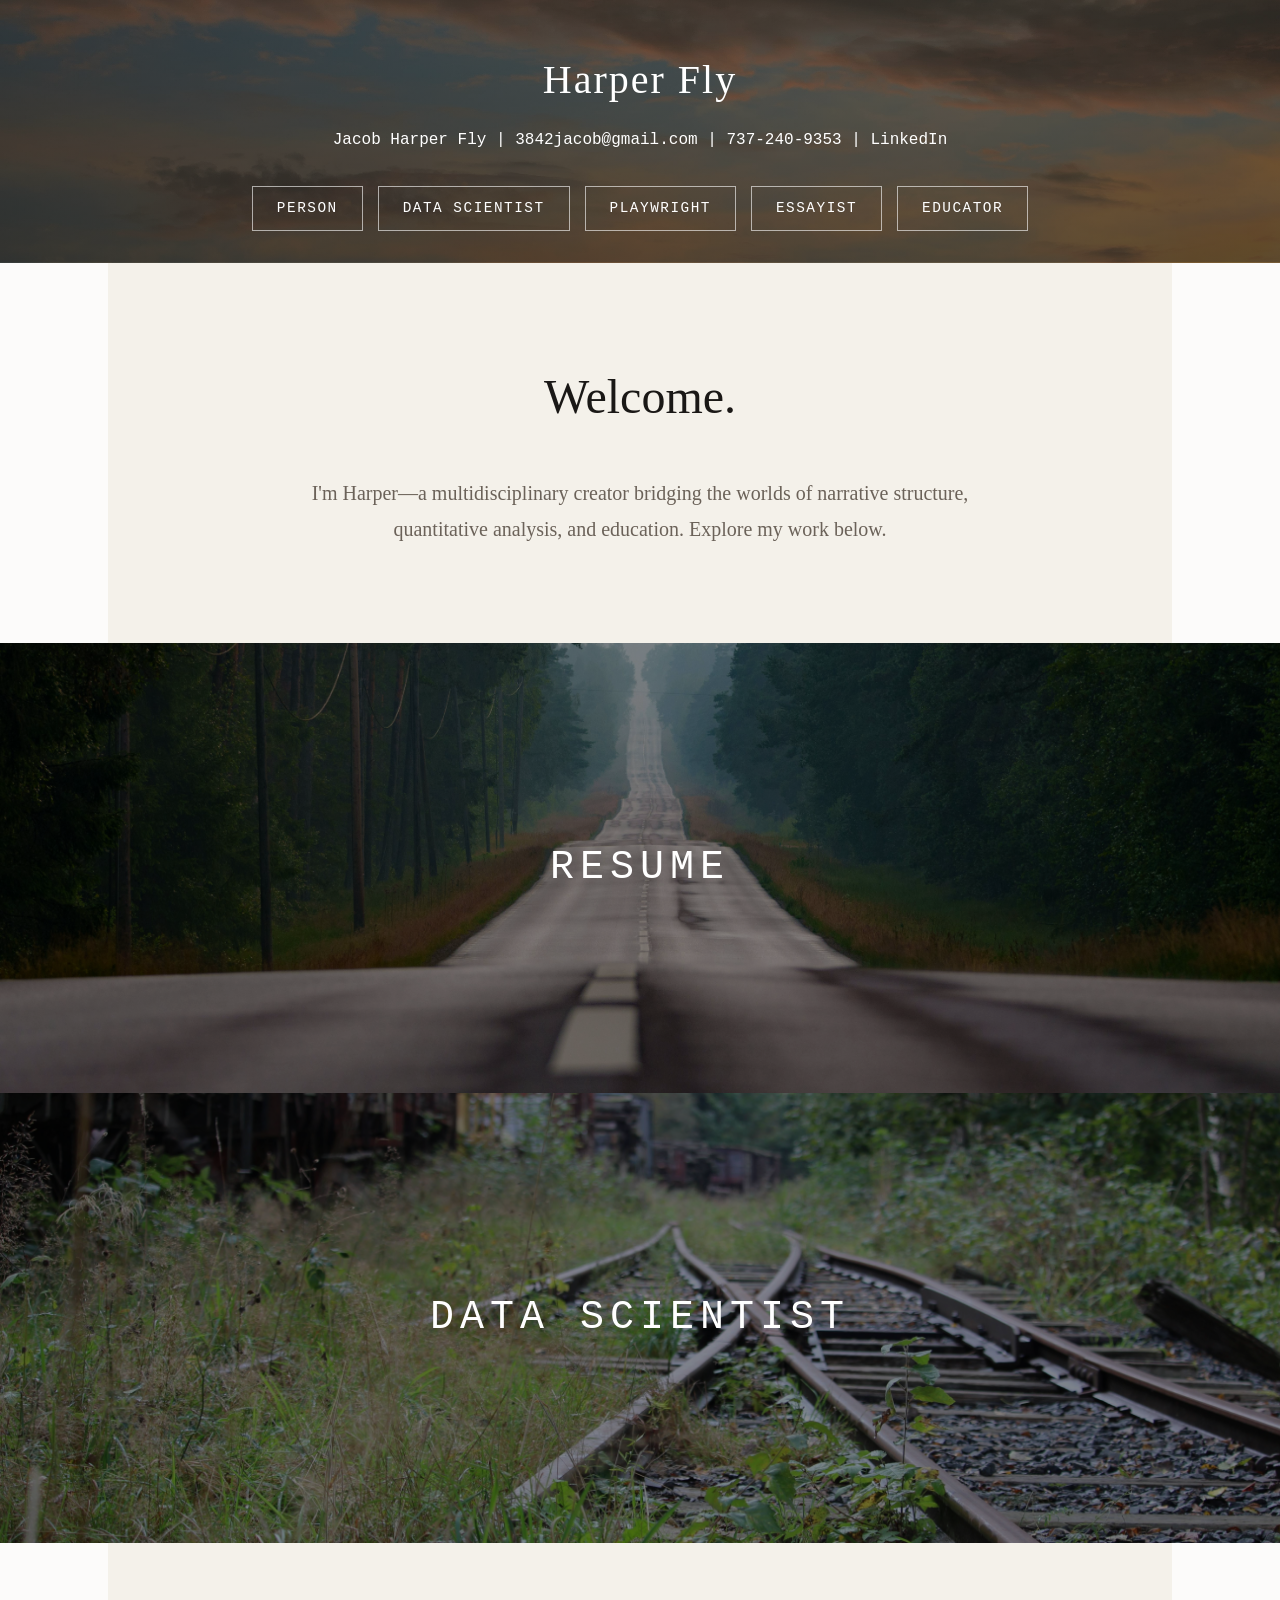
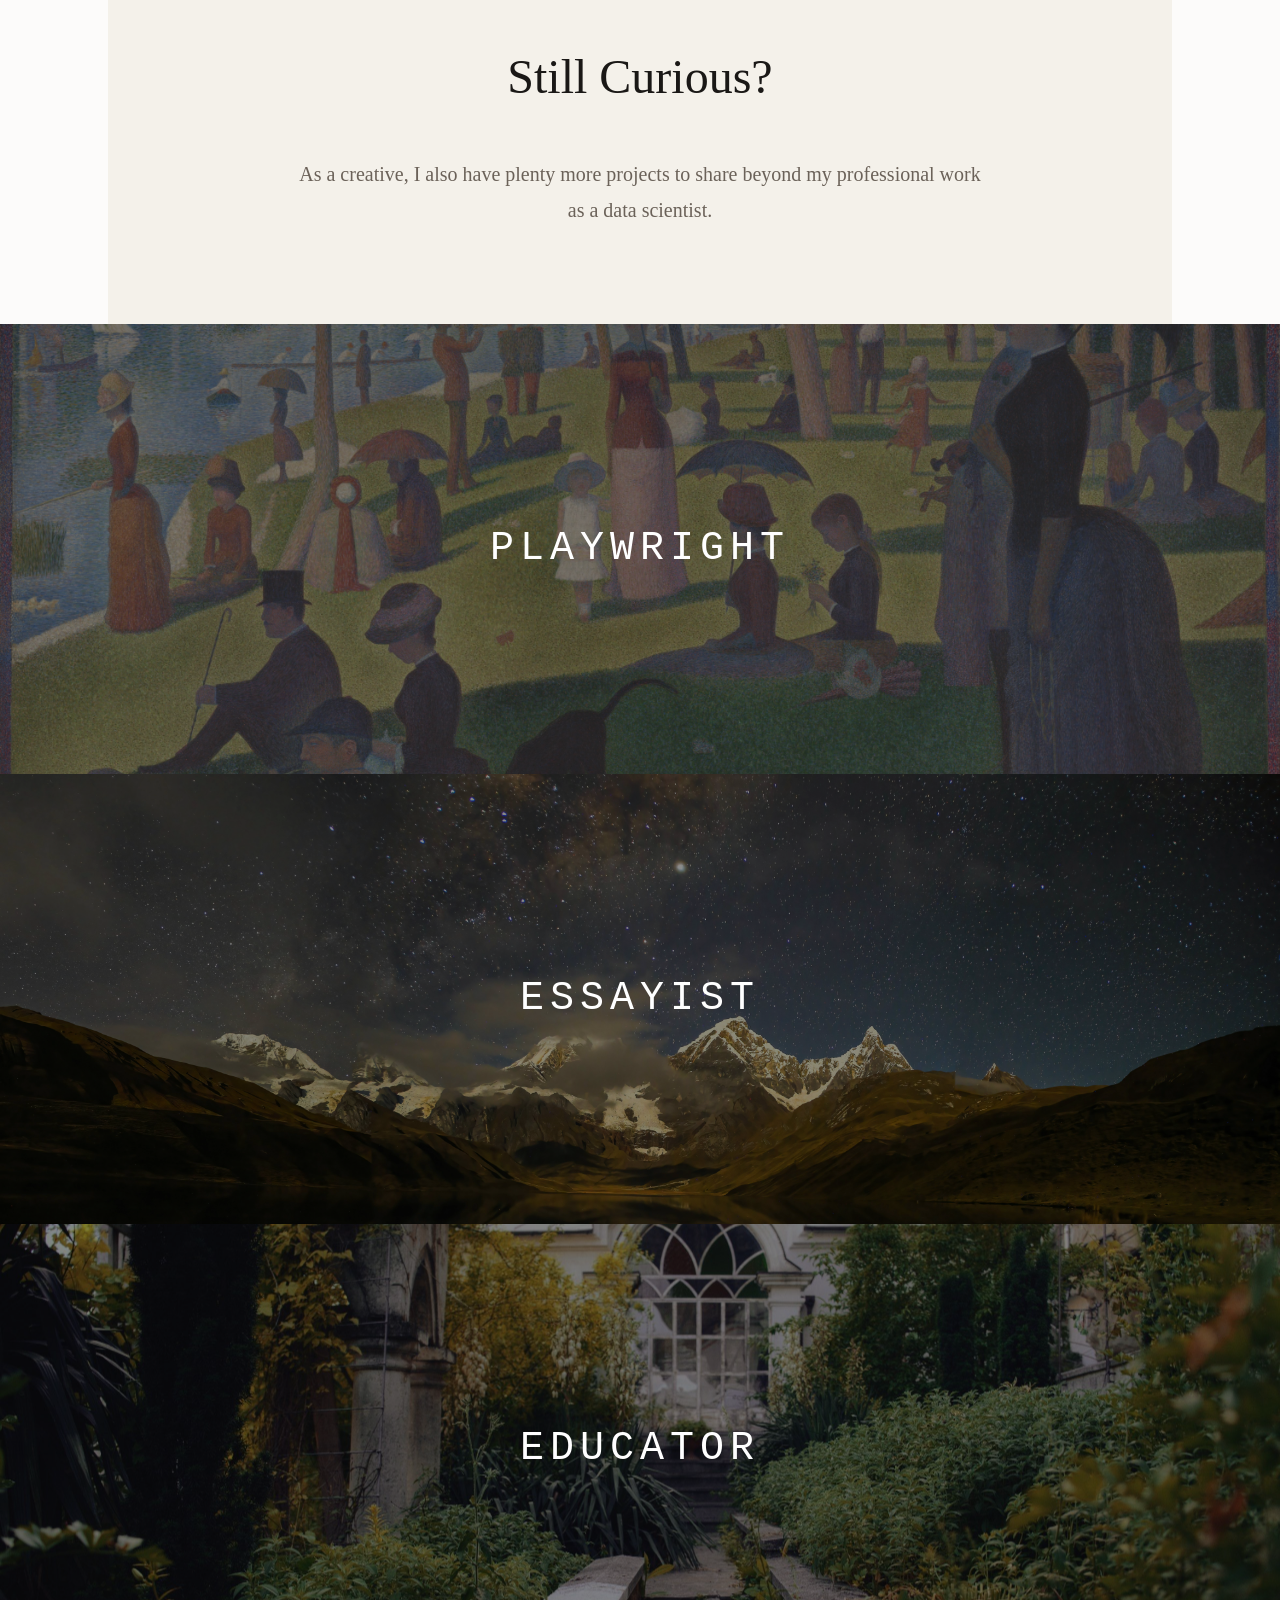
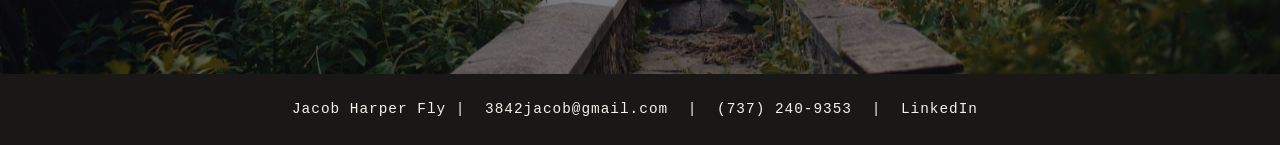
<file: code/index.html>
<!DOCTYPE html>
<html lang="en">
<head>
    <meta charset="UTF-8">
    <meta name="viewport" content="width=device-width, initial-scale=1.0">
    <title>Harper Fly - Portfolio</title>
    <link rel="stylesheet" href="style.css">
</head>
<body>
    <div id="navbar-container"></div>

    <section class="intro">
        <h1>Welcome.</h1>
        <p>I'm Harper—a multidisciplinary creator bridging the worlds of narrative structure, quantitative analysis, and education. Explore my work below.</p>
    </section>

    <a href="resume.html" class="role-card">
        <img src="../banners/resume.jpg" alt="Resume" class="background-image">
        <div class="overlay-text">RESUME</div>
    </a>

    <a href="portfolio.html?category=projects" class="role-card">
        <img src="../banners/data.jpg" alt="Data Scientist" class="background-image">
        <div class="overlay-text">DATA SCIENTIST</div>
    </a>

    <section class="intro">
        <h1>Still Curious?</h1>
        <p>As a creative, I also have plenty more projects to share beyond my professional work as a data scientist.</p>
    </section>

    <a href="portfolio.html?category=plays" class="role-card">
        <img src="../banners/plays.jpg" alt="Playwright" class="background-image">
        <div class="overlay-text">PLAYWRIGHT</div>
    </a>

    <a href="portfolio.html?category=essays" class="role-card">
        <img src="../banners/essays.jpg" alt="Essayist" class="background-image">
        <div class="overlay-text">ESSAYIST</div>
    </a>

    <a href="portfolio.html?category=educator" class="role-card">
        <img src="../banners/educator.jpg" alt="Educator" class="background-image">
        <div class="overlay-text">EDUCATOR</div>
    </a>

    <div id="contact-bar"></div>
    <script src="main.js"></script>
</body>
</html>
</file>
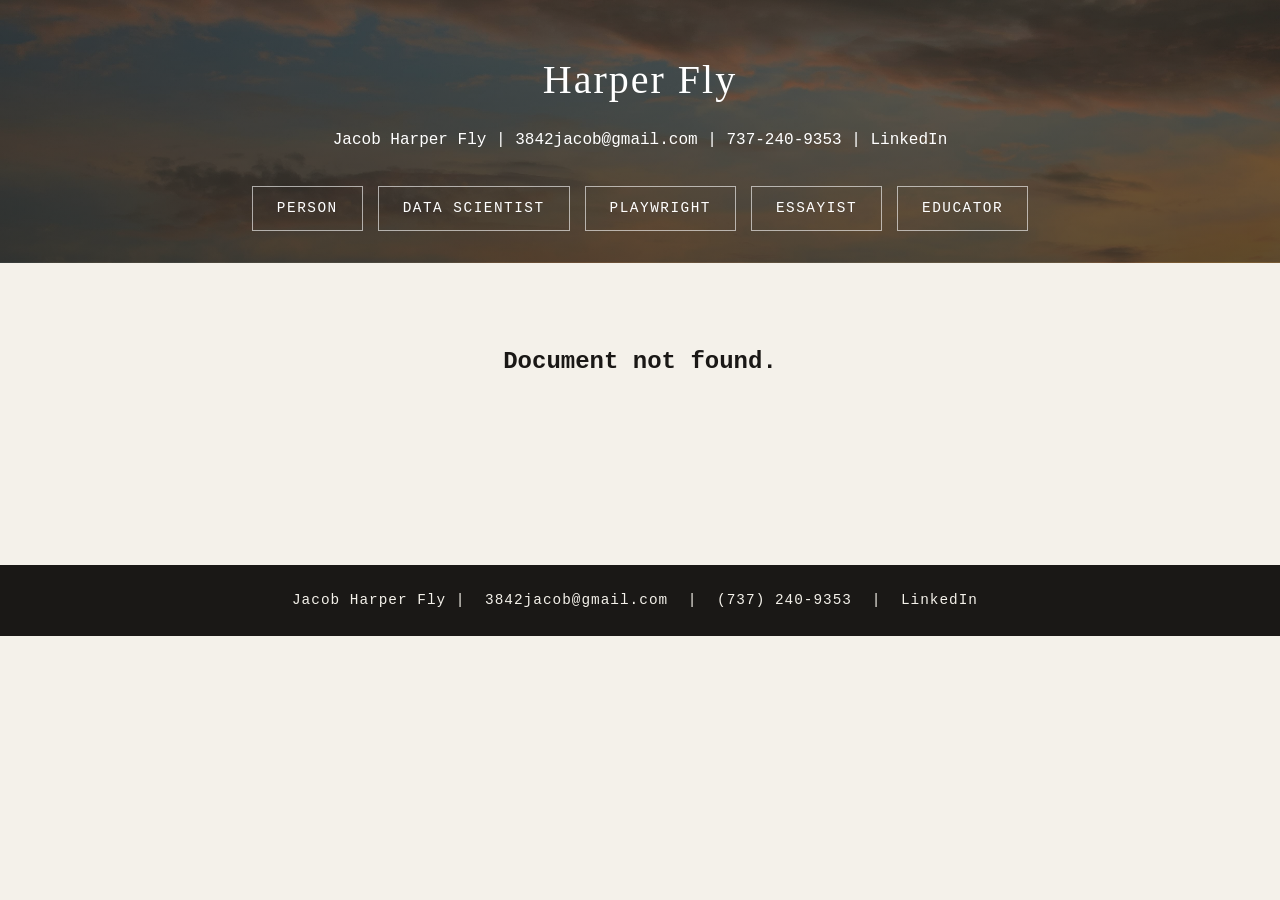
<file: code/gallery.html>
<!DOCTYPE html>
<html lang="en">
<head>
    <meta charset="UTF-8">
    <meta name="viewport" content="width=device-width, initial-scale=1.0">
    <title>Harper Fly - Gallery</title>
    <link rel="stylesheet" href="style.css">
</head>
<body class="gallery-page">
    <div id="navbar-container"></div>

    <section>
        <h2 id="gallery-title" style="text-align: center; margin-bottom: 10px;">Loading...</h2>
        <div id="download-container" style="text-align: center; margin-bottom: 40px;"></div>
        <div class="gallery-container" id="gallery"></div>
    </section>

    <div id="contact-bar"></div>
    <script src="main.js"></script>
</body>
</html>
</file>
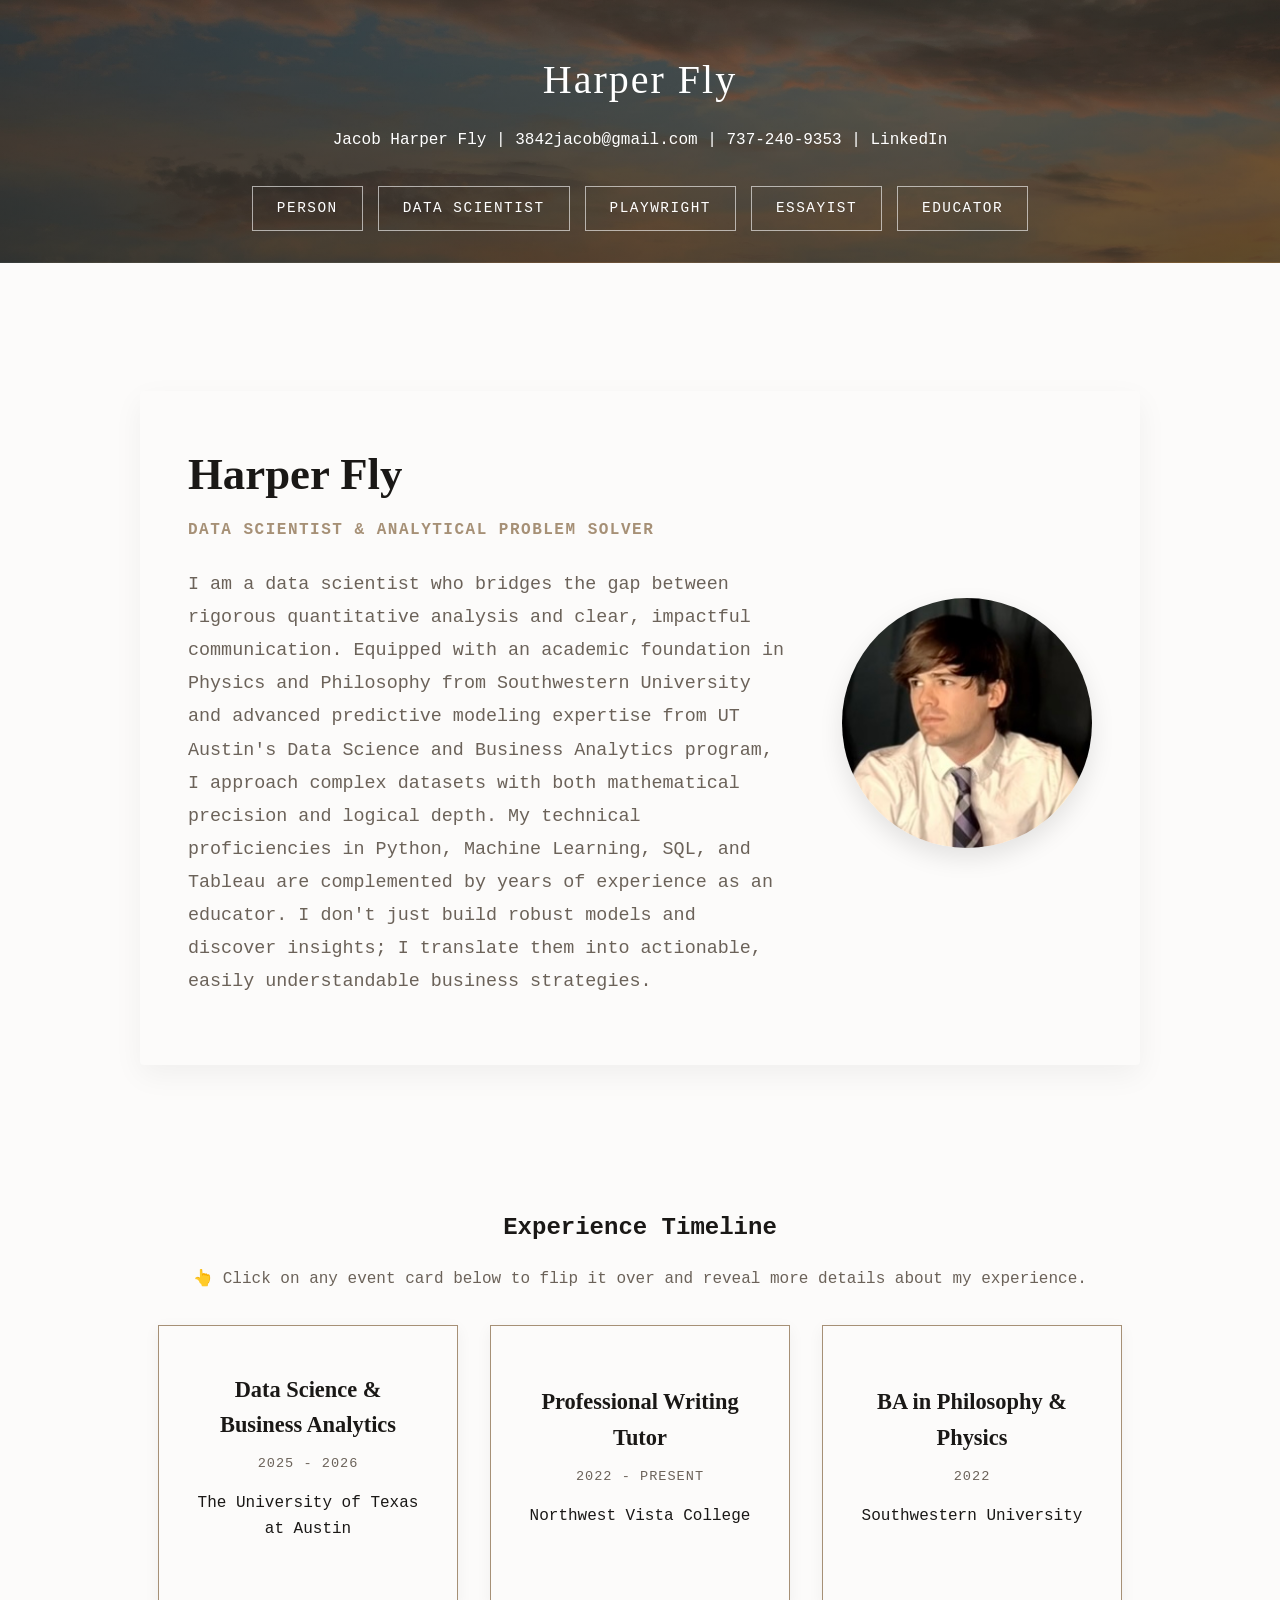
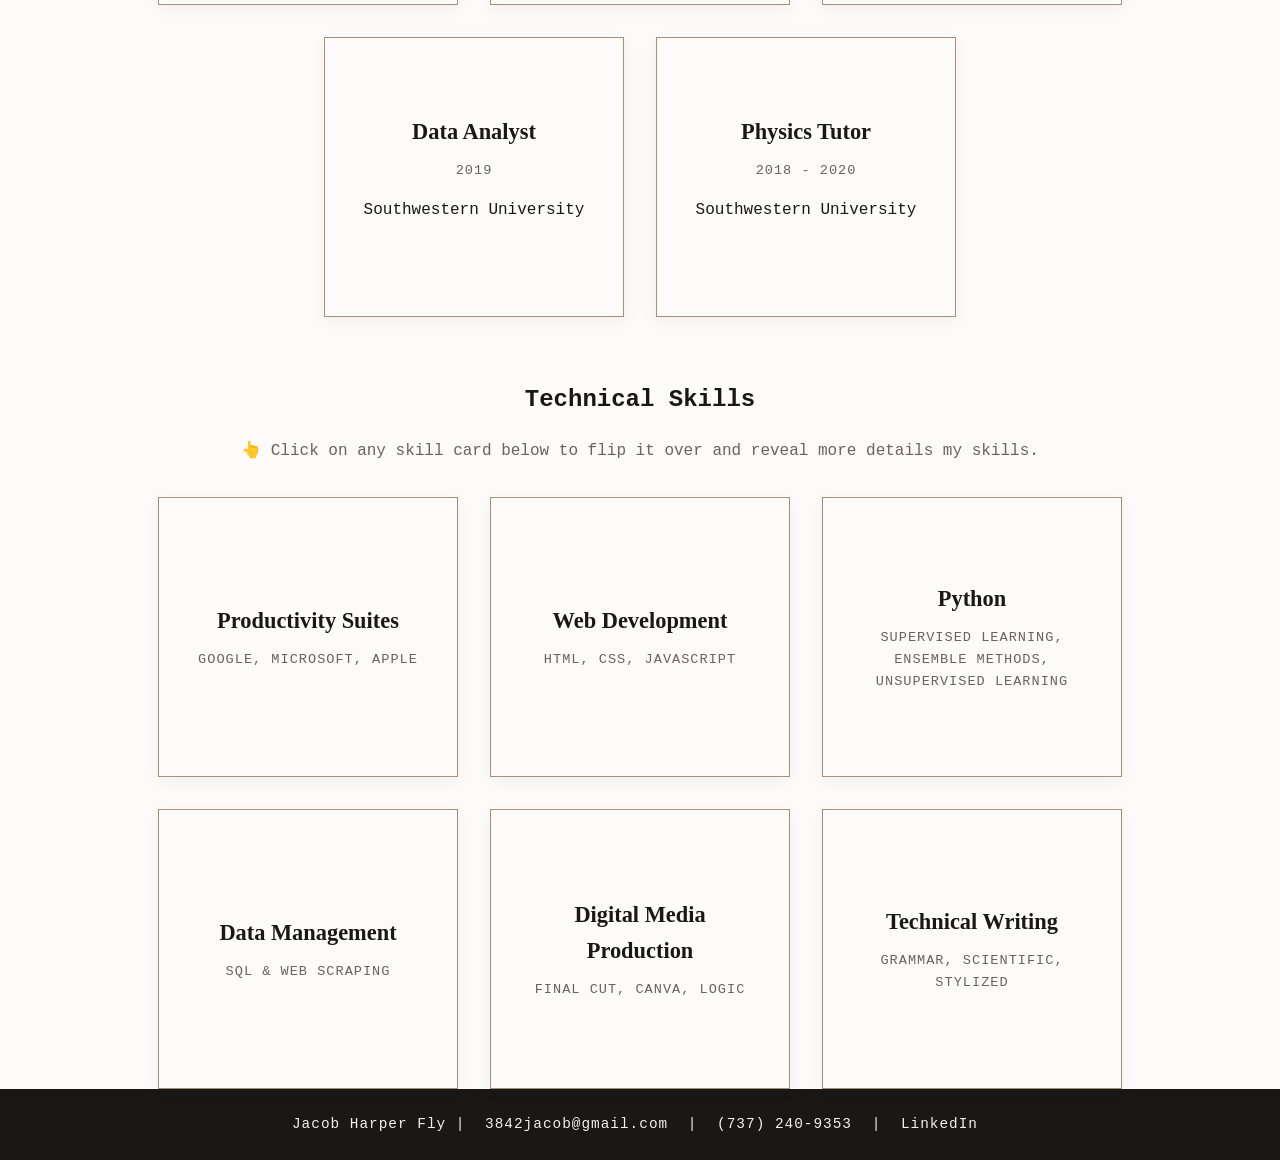
<file: code/resume.html>
<!DOCTYPE html>
<html lang="en">
<head>
    <meta charset="UTF-8">
    <meta name="viewport" content="width=device-width, initial-scale=1.0">
    <title>Harper Fly - Resume</title>
    <link rel="stylesheet" href="style.css">
</head>
<body>
    <div id="navbar-container"></div>

    <section>
        <div class="bio-pitch-container">
            <div class="bio-pitch-text">
                <h1>Harper Fly</h1>
                <h3>Data Scientist & Analytical Problem Solver</h3>
                <p>I am a data scientist who bridges the gap between rigorous quantitative analysis and clear, impactful communication. Equipped with an academic foundation in Physics and Philosophy from Southwestern University and advanced predictive modeling expertise from UT Austin's Data Science and Business Analytics program, I approach complex datasets with both mathematical precision and logical depth. My technical proficiencies in Python, Machine Learning, SQL, and Tableau are complemented by years of experience as an educator. I don't just build robust models and discover insights; I translate them into actionable, easily understandable business strategies.</p>
            </div>
            <div class="bio-pitch-image-container">
                <img src="../banners/profile.jpg" alt="Harper Fly Profile Picture">
            </div>
        </div>
    </section>

    <div class="timeline-section">
        <h2 style="text-align: center;">Experience Timeline</h2>
        <p class="timeline-instructions">👆 Click on any event card below to flip it over and reveal more details about my experience.</p>
        
        <div class="timeline-grid">
            
            <div class="flip-card" onclick="this.classList.toggle('flipped')">
                <div class="flip-card-inner">
                    <div class="flip-card-front">
                        <h3>Data Science & Business Analytics</h3>
                        <span class="date">2025 - 2026</span>
                        <p>The University of Texas at Austin</p>
                    </div>
                    <div class="flip-card-back">
                        <p>Acquired high-level proficiencies in Python, Machine Learning, and Tableau, learning to directly apply predictive modeling to core business challenges.</p>
                    </div>
                </div>
            </div>

            <div class="flip-card" onclick="this.classList.toggle('flipped')">
                <div class="flip-card-inner">
                    <div class="flip-card-front">
                        <h3>Professional Writing Tutor</h3>
                        <span class="date">2022 - Present</span>
                        <p>Northwest Vista College</p>
                    </div>
                    <div class="flip-card-back">
                        <p>Honed expert-level communication skills, mastering the ability to explain complex, structural concepts to diverse audiences clearly and effectively.</p>
                    </div>
                </div>
            </div>

            <div class="flip-card" onclick="this.classList.toggle('flipped')">
                <div class="flip-card-inner">
                    <div class="flip-card-front">
                        <h3>BA in Philosophy & Physics</h3>
                        <span class="date">2022</span>
                        <p>Southwestern University</p>
                    </div>
                    <div class="flip-card-back">
                        <p>Developed a rigorous foundation in quantitative problem-solving, advanced mathematics, and logical analysis.</p>
                    </div>
                </div>
            </div>

            <div class="flip-card" onclick="this.classList.toggle('flipped')">
                <div class="flip-card-inner">
                    <div class="flip-card-front">
                        <h3>Data Analyst</h3>
                        <span class="date">2019</span>
                        <p>Southwestern University</p>
                    </div>
                    <div class="flip-card-back">
                        <p>Applied analytical skills in a professional university setting, managing data sets and extracting foundational insights.</p>
                    </div>
                </div>
            </div>

            <div class="flip-card" onclick="this.classList.toggle('flipped')">
                <div class="flip-card-inner">
                    <div class="flip-card-front">
                        <h3>Physics Tutor</h3>
                        <span class="date">2018 - 2020</span>
                        <p>Southwestern University</p>
                    </div>
                    <div class="flip-card-back">
                        <p>Guided university students through high-level scientific and mathematical frameworks, reinforcing my own quantitative expertise.</p>
                    </div>
                </div>
            </div>

        </div>
    </div>

    <div class="timeline-section" style="margin-top: 4rem;">
        <h2 style="text-align: center;">Technical Skills</h2>
        <p class="timeline-instructions">👆 Click on any skill card below to flip it over and reveal more details my skills.</p>
        
        <div class="timeline-grid">
            
            <div class="flip-card" onclick="this.classList.toggle('flipped')">
                <div class="flip-card-inner">
                    <div class="flip-card-front">
                        <h3>Productivity Suites</h3>
                        <span class="date">Google, Microsoft, Apple</span>
                    </div>
                    <div class="flip-card-back">
                        <p>As a professional writing tutor and student who can handle a heavy courseload, I am very familiar with all of the word processors, spreadsheets, and slide decks.</p>
                    </div>
                </div>
            </div>

            <div class="flip-card" onclick="this.classList.toggle('flipped')">
                <div class="flip-card-inner">
                    <div class="flip-card-front">
                        <h3>Web Development</h3>
                        <span class="date">HTML, CSS, JavaScript</span>
                    </div>
                    <div class="flip-card-back">
                        <p>As a personal passion and subscriber to Coursera with certificates from IBM, Google, and Meta, I create websites with ease and have begun learning how to build my own apps.</p>
                    </div>
                </div>
            </div>

            <div class="flip-card" onclick="this.classList.toggle('flipped')">
                <div class="flip-card-inner">
                    <div class="flip-card-front">
                        <h3>Python</h3>
                        <span class="date">Supervised Learning, Ensemble Methods, Unsupervised Learning</span>
                    </div>
                    <div class="flip-card-back">
                        <p>Alongside my certificates from IBM, Google, and Meta, I applied my knowledge in discussions with my professor and through my projects at UT.</p>
                    </div>
                </div>
            </div>

            <div class="flip-card" onclick="this.classList.toggle('flipped')">
                <div class="flip-card-inner">
                    <div class="flip-card-front">
                        <h3>Data Management</h3>
                        <span class="date">SQL & Web Scraping</span>
                    </div>
                    <div class="flip-card-back">
                        <p>As part of the program at UT, I learned SQL and was inspired to get a certificate from IBM to explore the full potential of what I could do with Data Analytics and data scraped from the internet.</p>
                    </div>
                </div>
            </div>

            <div class="flip-card" onclick="this.classList.toggle('flipped')">
                <div class="flip-card-inner">
                    <div class="flip-card-front">
                        <h3>Digital Media Production</h3>
                        <span class="date">Final Cut, Canva, Logic</span>
                    </div>
                    <div class="flip-card-back">
                        <p>Through my film courses at Northwest Vista College, Southwestern University, and NYU, I became familiar with how to create digital content for posts, flyers, and films.</p>
                    </div>
                </div>
            </div>

            <div class="flip-card" onclick="this.classList.toggle('flipped')">
                <div class="flip-card-inner">
                    <div class="flip-card-front">
                        <h3>Technical Writing</h3>
                        <span class="date">Grammar, Scientific, Stylized</span>
                    </div>
                    <div class="flip-card-back">
                        <p>I developed a mastery of how to perform technical writing as a Professional Writing Tutor at Northwest Vista College, as a liberal arts student, and as a paid freelance technical editor for graduate students completing their dissertations.</p>
                    </div>
                </div>
            </div>

        </div>
    </div>

    <div id="contact-bar"></div>
    <script src="main.js"></script>
</body>
</html>
</file>
<file: code/style.css>
/* =========================================
   1. CONTROL CENTER (VARIABLES)
   ========================================= */
:root {
    /* Change these 6 hex codes to alter the entire website's theme */
    --color-bg-primary: #FCFBFA;     /* Crisp, warm white for main backgrounds */
    --color-bg-secondary: #F4F1EA;   /* Elegant eggshell/beige for alternating sections */
    --color-text-main: #1A1816;      /* Deep, rich espresso (softer on the eyes than pure black) */
    --color-text-muted: #6B6259;     /* Medium taupe for secondary text and dates */
    --color-accent: #A69076;         /* Warm tan for subtle highlights and borders */
    --color-accent-dark: #3E332A;    /* Dark brown for buttons and hover states */
    
    /* Typography settings */
    --font-ui: 'Helvetica Neue', Courier;
    --font-serif: 'Georgia', 'Times New Roman';
}

/* =========================================
   2. BASE STYLES & TYPOGRAPHY
   ========================================= */
html { scroll-behavior: smooth; }

body {
    font-family: var(--font-ui);
    background-color: var(--color-bg-primary);
    color: var(--color-text-main);
    margin: 0;
    padding: 0;
    line-height: 1.6;
}

h1, h2, h3 { 
    color: var(--color-text-main); 
    margin-top: 0; 
}

a { 
    color: var(--color-accent-dark); 
    text-decoration: none; 
    transition: color 0.3s ease;
}

a:hover { color: var(--color-accent); }

section {
    padding: 5rem 2rem;
    max-width: 1000px;
    margin: 0 auto;
}

/* =========================================
   3. HEADER & NAVIGATION
   ========================================= */
#navbar-container {
    background-image: linear-gradient(rgba(26, 24, 22, 0.5), rgba(26, 24, 22, 0.7)), url("../banners/nav.jpg");
    background-size: cover;
    background-position: center;
    padding-bottom: 2rem;
}

header#top { text-align: center; padding: 3rem 1rem 1rem; }
header#top h1 { font-family: var(--font-serif); font-size: 2.5rem; color: #FFFFFF; font-weight: normal; letter-spacing: 2px; margin-bottom: 0.5rem; }
header#top a, .contact-info p { color: #FFFFFF; }
.contact-info a:hover { text-decoration: underline; }

nav.main-nav { width: 100%; }
nav ul { list-style: none; margin: 0; padding: 0; display: flex; flex-wrap: wrap; justify-content: center; gap: 15px; }

nav.main-nav ul li a {
    display: block;
    color: #FFFFFF;
    border: 1px solid rgba(255, 255, 255, 0.6);
    padding: 10px 24px;
    font-size: 0.9rem;
    text-transform: uppercase;
    letter-spacing: 1.5px;
    transition: all 0.3s ease;
}

nav.main-nav ul li a:hover {
    background-color: #FFFFFF;
    color: var(--color-text-main);
}

/* Dropdowns */
.main-nav ul li.dropdown { position: relative; }
.main-nav ul li .dropdown-content {
    display: none;
    position: absolute;
    top: 100%; left: 0;
    background-color: var(--color-text-main);
    min-width: 250px;
    box-shadow: 0px 8px 20px rgba(0,0,0,0.2);
    z-index: 9999;
}
.main-nav ul li .dropdown-content a {
    border: none;
    border-bottom: 1px solid rgba(255, 255, 255, 0.1);
    padding: 12px 20px;
    color: #FFFFFF;
    text-transform: none;
    letter-spacing: normal;
}
.main-nav ul li .dropdown-content li:last-child a { border-bottom: none; }
.main-nav ul li .dropdown-content a:hover { background-color: var(--color-accent-dark); color: #FFFFFF; }
.main-nav ul li.dropdown:hover .dropdown-content { display: block; }

/* Contact Bar Bottom */
.contact-bar {
    background-color: var(--color-text-main);
    color: var(--color-bg-secondary);
    text-align: center;
    padding: 1.5rem;
    font-size: 0.9rem;
    letter-spacing: 1px;
}
.contact-bar a { color: var(--color-bg-secondary); margin: 0 10px; }

/* =========================================
   4. INTRO & BANNERS
   ========================================= */
.intro {
    background-color: var(--color-bg-secondary);
    text-align: center;
    padding: 6rem 2rem;
}
.intro h1 { font-family: var(--font-serif); font-size: 3rem; font-weight: normal; color: var(--color-text-main); }
.intro p { font-family: var(--font-serif); font-size: 1.25rem; color: var(--color-text-muted); max-width: 700px; margin: 0 auto; line-height: 1.8; }

.role-card { position: relative; display: block; width: 100%; height: 50vh; overflow: hidden; }
.background-image { width: 100%; height: 100%; object-fit: cover; filter: brightness(55%); transition: transform 0.6s ease; }
.overlay-text {
    position: absolute; top: 50%; left: 50%; transform: translate(-50%, -50%);
    color: #FFFFFF; font-size: 2.5rem; font-weight: normal; letter-spacing: 6px;
    transition: transform 0.4s ease; text-align: center;
}
.role-card:hover .background-image { transform: scale(1.03); filter: brightness(40%); }
.role-card:hover .overlay-text { transform: translate(-50%, -50%) scale(1.1); }

/* =========================================
   5. PORTFOLIO ITEMS (PLAYS & PROJECTS)
   ========================================= */
.play-item {
    display: flex; flex-direction: column; gap: 3rem; margin-bottom: 5rem;
    background: var(--color-bg-primary);
}
.play-image-link { flex: 1; max-width: 350px; transition: transform 0.3s ease; }
.play-image-link:hover { transform: translateY(-5px); }
.play-image { width: 100%; height: auto; box-shadow: 0 10px 30px rgba(0,0,0,0.08); border-radius: 2px; }

.play-details { flex: 1.5; display: flex; flex-direction: column; justify-content: center; }
.play-details h2 { font-family: var(--font-serif); font-size: 2rem; margin-bottom: 0.5rem; }
.play-details h3 { color: var(--color-text-muted); font-size: 1rem; font-weight: normal; letter-spacing: 1px; text-transform: uppercase; margin-bottom: 1rem; }
.play-description { color: var(--color-text-muted); font-size: 1.1rem; line-height: 1.7; white-space: pre-wrap; }

/* =========================================
   6. RESUME & TIMELINE
   ========================================= */
.bio-container { display: flex; flex-direction: column; align-items: center; gap: 3rem; margin-bottom: 4rem; }
.bio-image { width: 250px; height: 250px; border-radius: 50%; object-fit: cover; filter: grayscale(20%); }

.timeline-grid { display: grid; grid-template-columns: repeat(auto-fit, minmax(300px, 1fr)); gap: 2rem; }
.timeline-instructions { text-align: center; color: var(--color-text-muted); margin-bottom: 2rem; }

.flip-card { background-color: transparent; height: 280px; perspective: 1000px; cursor: pointer; }
.flip-card-inner { position: relative; width: 100%; height: 100%; text-align: center; transition: transform 0.6s ease; transform-style: preserve-3d; box-shadow: 0 4px 15px rgba(0,0,0,0.05); }
.flip-card.flipped .flip-card-inner { transform: rotateY(180deg); }
.flip-card-front, .flip-card-back { 
    position: absolute; width: 100%; height: 100%; backface-visibility: hidden; 
    display: flex; flex-direction: column; justify-content: center; align-items: center; 
    padding: 2rem; box-sizing: border-box; 
}
.flip-card-front { background-color: var(--color-bg-primary); border: 1px solid var(--color-accent); }
.flip-card-front h3 { font-family: var(--font-serif); color: var(--color-text-main); margin-bottom: 10px; font-size: 1.4rem; }
.flip-card-front .date { font-size: 0.85rem; color: var(--color-text-muted); text-transform: uppercase; letter-spacing: 1px; }

.flip-card-back { background-color: var(--color-bg-secondary); color: var(--color-text-main); transform: rotateY(180deg); border: 1px solid var(--color-accent); }
.flip-card-back p { margin: 0; font-size: 1rem; line-height: 1.6; color: var(--color-text-muted); }

/* =========================================
   7. GALLERY & BUTTONS
   ========================================= */
body.gallery-page { background-color: var(--color-bg-secondary); }
.gallery-container { display: grid; grid-template-columns: 1fr; gap: 30px; max-width: 600px; margin: 0 auto; padding: 2rem 0; }
.paper-jpeg { 
    width: 100%; 
    height: auto; 
    box-shadow: 0 10px 25px rgba(0,0,0,0.1); 
}
.download-button {
    display: inline-block;
    background-color: var(--color-accent-dark);
    color: #FFFFFF;
    padding: 12px 30px;
    font-size: 0.9rem;
    text-transform: uppercase;
    letter-spacing: 2px;
    transition: background-color 0.3s ease;
}
.download-button:hover { background-color: var(--color-accent); color: #FFFFFF; }

/* =========================================
   8. RESPONSIVE DESIGN
   ========================================= */
@media (min-width: 768px) {
    .bio-container { flex-direction: row; align-items: flex-start; }
    .bio-image { flex-shrink: 0; }
    .play-item { flex-direction: row; align-items: center; }
    .play-item:nth-child(even) { flex-direction: row-reverse; }
}

@media (min-width: 900px) {
    .gallery-container { grid-template-columns: 1fr 1fr; max-width: 1100px; }
}

@media (max-width: 768px) {
    .overlay-text { font-size: 1.8rem; letter-spacing: 3px; }
    .role-card { height: 35vh; }
    nav ul { flex-wrap: wrap; justify-content: center; }
    nav ul li { flex: 0 0 auto; }
}

/*  =========================================

    9. BIO

    ========================================= */

        /* Bio Pitch Layout */
        .bio-pitch-container {
            display: flex;
            align-items: center;
            justify-content: space-between;
            gap: 3rem;
            margin: 3rem auto 4rem auto;
            max-width: 1000px;
            padding: 3rem;
            background-color: var(--color-bg-primary);
            box-shadow: 0 10px 30px rgba(0,0,0,0.05);
            border-radius: 4px;
        }
        .bio-pitch-text {
            flex: 1;
        }
        .bio-pitch-text h1 {
            font-family: var(--font-serif);
            font-size: 2.8rem;
            margin-bottom: 0.5rem;
            color: var(--color-text-main);
        }
        .bio-pitch-text h3 {
            color: var(--color-accent);
            text-transform: uppercase;
            letter-spacing: 1.5px;
            font-size: 1rem;
            margin-bottom: 1.5rem;
        }
        .bio-pitch-text p {
            font-size: 1.15rem;
            line-height: 1.8;
            color: var(--color-text-muted);
        }
        .bio-pitch-image-container {
            flex-shrink: 0;
        }
        .bio-pitch-image-container img {
            width: 250px;
            height: 250px;
            border-radius: 50%;
            object-fit: cover;
            box-shadow: 0 10px 25px rgba(0,0,0,0.1);
        }

        /* Center timeline cards by row override */
        .timeline-grid {
            display: flex;
            flex-wrap: wrap;
            justify-content: center;
            gap: 2rem;
        }
        .flip-card {
            flex: 0 1 300px; /* Allows cards to center while maintaining their 300px width */
            height: 280px;
        }

        /* Responsive adjustments for mobile displays */
        @media (max-width: 768px) {
            .bio-pitch-container {
                flex-direction: column-reverse;
                text-align: center;
                padding: 2rem;
            }
        }
</file>
